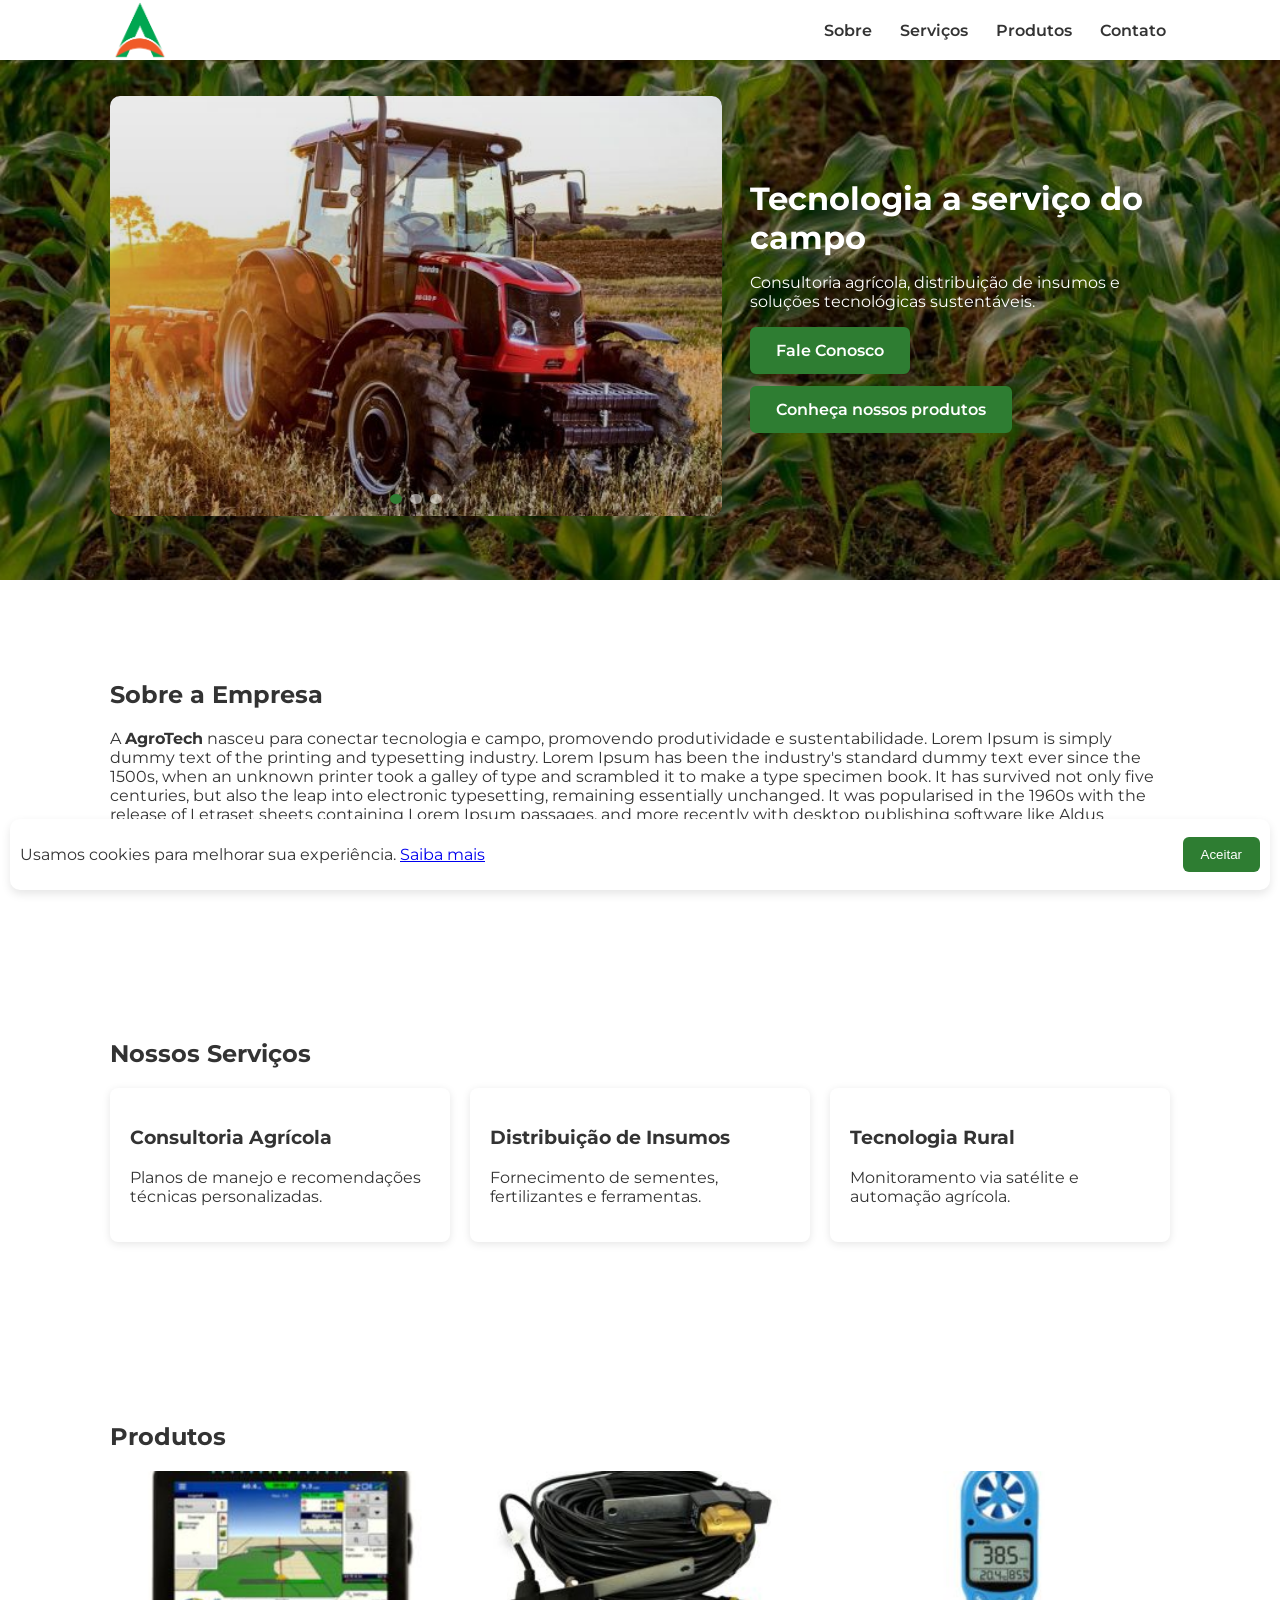
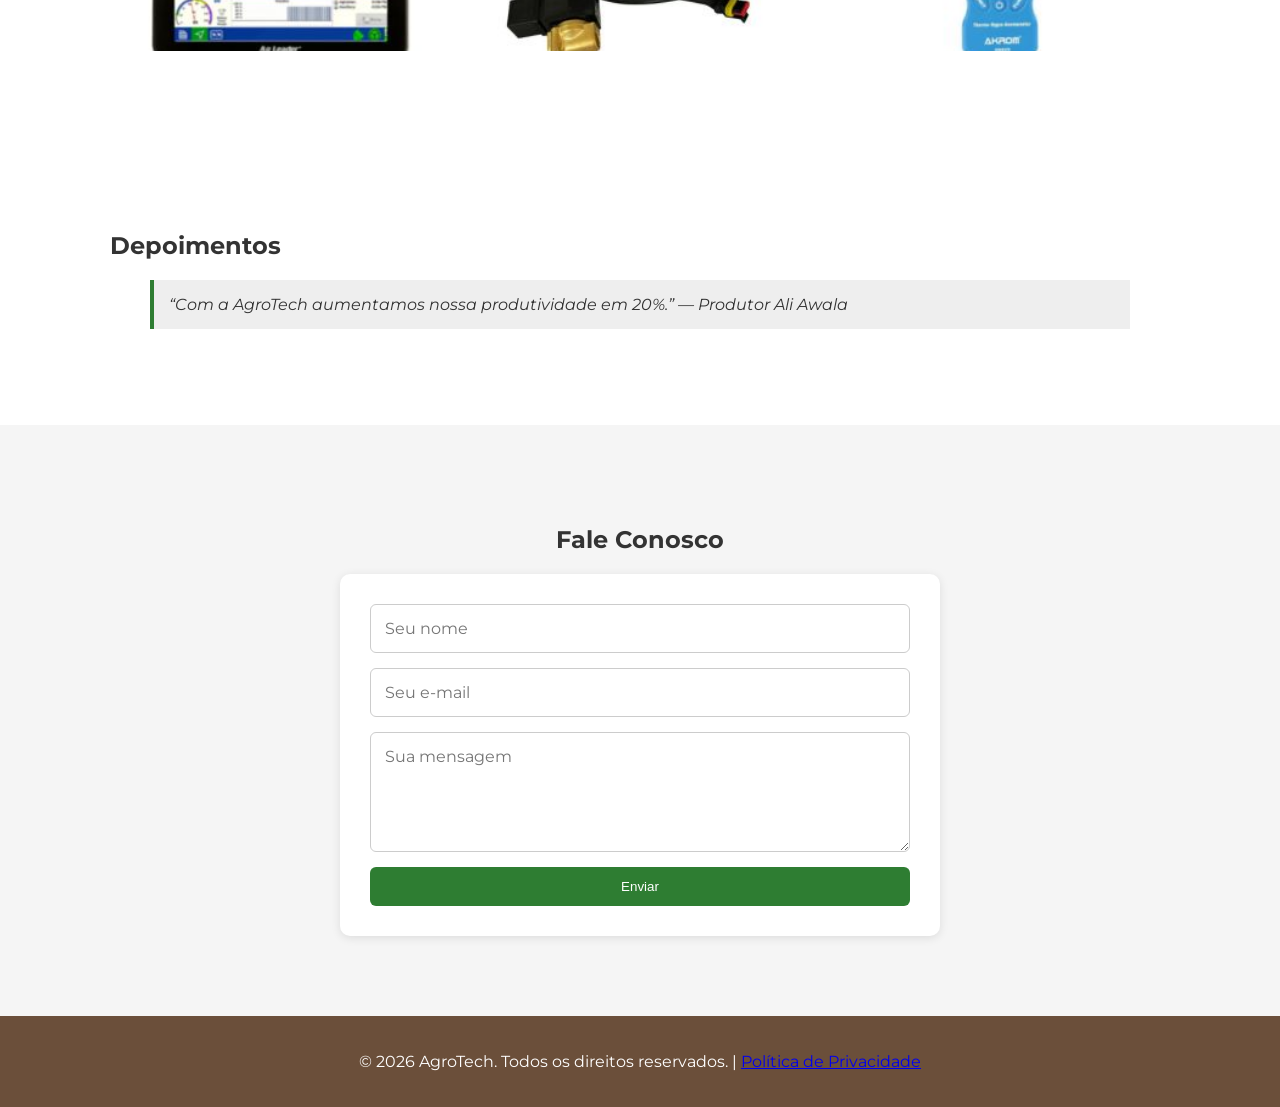
<file: index.html>
<!doctype html>
<html lang="pt-BR">
<head>
  <meta charset="utf-8">
  <meta name="viewport" content="width=device-width,initial-scale=1.0">
  <title>AgroTech — Tecnologia & Agronegócio</title>
  <meta name="description" content="Soluções e tecnologia para o agronegócio sustentável.">
  <meta name="keywords" content="agronegócio, tecnologia agrícola, consultoria rural, insumos">
  <meta name="author" content="AgroTech">

  <link rel="icon" href="img/logo.png">
  <link href="https://fonts.googleapis.com/css2?family=Montserrat:wght@400;600;700&display=swap" rel="stylesheet">

  <link rel="stylesheet" href="style.css">
</head>
<body>
  <header>
    <nav class="container">
      <div class="logo">
        <img src="img/logo.png" alt="AgroTech">
      </div>
      <ul class="menu">
        <li><a href="#sobre">Sobre</a></li>
        <li><a href="#servicos">Serviços</a></li>
        <li><a href="#produtos">Produtos</a></li>
        <li><a href="#contato">Contato</a></li>
      </ul>
      <button class="hamburger" aria-label="Abrir menu">☰</button>
    </nav>
  </header>

  <section id="hero" role="region" aria-label="Destaque principal">
    <div class="container hero-content">
      <div class="carousel" aria-roledescription="slides" aria-label="Carrossel de imagens" tabindex="0">
        <img src="img/carousel-1.jpg" alt="Plantação ao amanhecer" class="active" loading="lazy">
        <img src="img/carousel-2.jpg" alt="Operador com maquinário" loading="lazy">
        <img src="img/carousel-3.jpg" alt="Equipe no campo" loading="lazy">
        <div class="carousel-overlay" aria-hidden="true"></div>
      </div>

      <div class="hero-text">
        <h1>Tecnologia a serviço do campo</h1>
        <p>Consultoria agrícola, distribuição de insumos e soluções tecnológicas sustentáveis.</p>

        <!-- NOVO BLOCO DE BOTÕES -->
        <div class="hero-ctas">
          <a href="#contato" class="btn">Fale Conosco</a>
          <a href="#produtos" class="btn">Conheça nossos produtos</a>
        </div>

      </div>
    </div>
  </section>

  <section id="sobre">
    <div class="container">
      <h2>Sobre a Empresa</h2>
      <p>A <strong>AgroTech</strong> nasceu para conectar tecnologia e campo, promovendo produtividade e sustentabilidade.
        Lorem Ipsum is simply dummy text of the printing and typesetting industry.
        Lorem Ipsum has been the industry's standard dummy text ever since the 1500s,
        when an unknown printer took a galley of type and scrambled it to make a type specimen book.
        It has survived not only five centuries, but also the leap into electronic typesetting, remaining essentially unchanged.
        It was popularised in the 1960s with the release of Letraset sheets containing Lorem Ipsum passages,
        and more recently with desktop publishing software like Aldus PageMaker including versions of Lorem Ipsum.</p>
    </div>
  </section>

  <section id="servicos">
    <div class="container">
      <h2>Nossos Serviços</h2>
      <div class="grid">
        <div class="card">
          <h3>Consultoria Agrícola</h3>
          <p>Planos de manejo e recomendações técnicas personalizadas.</p>
        </div>
        <div class="card">
          <h3>Distribuição de Insumos</h3>
          <p>Fornecimento de sementes, fertilizantes e ferramentas.</p>
        </div>
        <div class="card">
          <h3>Tecnologia Rural</h3>
          <p>Monitoramento via satélite e automação agrícola.</p>
        </div>
      </div>
    </div>
  </section>

  <section id="produtos">
    <div class="container">
      <h2>Produtos</h2>
      <div class="gallery">
        <img src="img/produto-1.jpg" alt="Produto 1">
        <img src="img/produto-2.jpg" alt="Produto 2">
        <img src="img/produto-3.jpg" alt="Produto 3">
      </div>
    </div>
  </section>

  <section id="depoimentos">
    <div class="container">
      <h2>Depoimentos</h2>
      <blockquote>“Com a AgroTech aumentamos nossa produtividade em 20%.” — Produtor Ali Awala</blockquote>
    </div>
  </section>

  <section id="contato">
    <div class="container">
      <h2>Fale Conosco</h2>
      <form id="form-contato" action="https://formspree.io/f/xeovjvyy" method="POST">
        <input type="hidden" name="_subject" value="Novo contato - AgroTech">
        <input type="text" name="nome" placeholder="Seu nome" required>
        <input type="email" name="email" placeholder="Seu e-mail" required>
        <textarea name="mensagem" placeholder="Sua mensagem" required></textarea>
        <input type="text" name="_gotcha" style="display:none">
        <button type="submit">Enviar</button>
      </form>
    </div>
  </section>

  <footer>
    <p>© <span id="ano"></span> AgroTech. Todos os direitos reservados. | 
      <a href="docs/politica.html">Política de Privacidade</a></p>
  </footer>

  <div id="cookie-banner" class="cookie-banner" role="dialog" aria-live="polite">
    <p>Usamos cookies para melhorar sua experiência. <a href="docs/politica.html">Saiba mais</a></p>
    <button id="aceitar-cookies">Aceitar</button>
  </div>

  <div id="toast" aria-live="polite" aria-atomic="true"></div>

  <script src="script.js"></script>
</body>
</html>
</file>
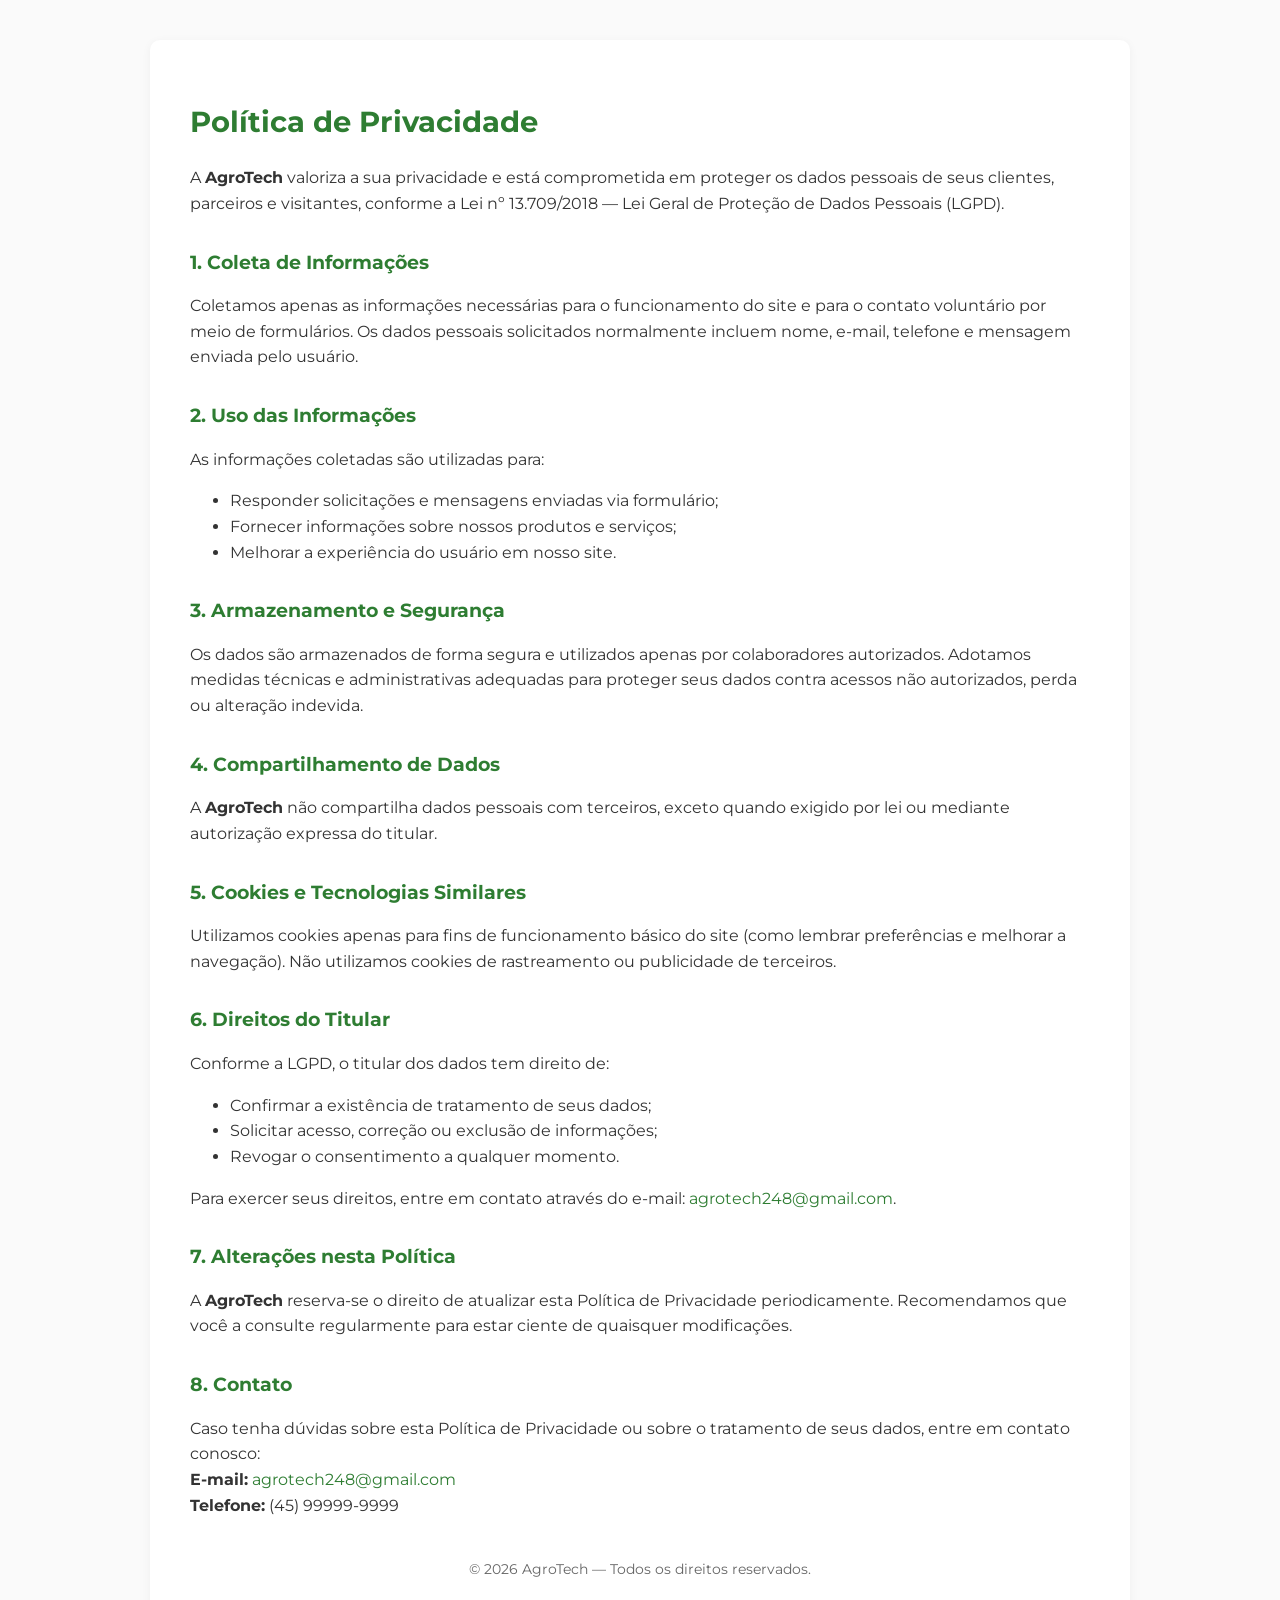
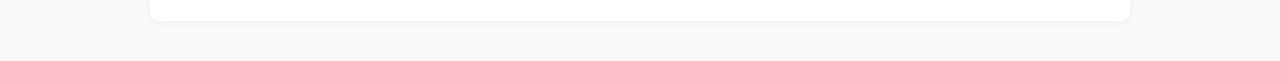
<file: docs/politica.html>
<!DOCTYPE html>
<html lang="pt-BR">
<head>
  <meta charset="UTF-8">
  <meta name="viewport" content="width=device-width, initial-scale=1.0">
  <title>Política de Privacidade | AgroTech</title>
  <meta name="description" content="Política de Privacidade - AgroTech">
  <link href="https://fonts.googleapis.com/css2?family=Montserrat:wght@400;600&display=swap" rel="stylesheet">
  <style>
    body {
      font-family: 'Montserrat', sans-serif;
      margin: 0;
      padding: 40px 20px;
      line-height: 1.6;
      color: #333;
      background: #fafafa;
    }

    main {
      max-width: 900px;
      margin: 0 auto;
      background: #fff;
      padding: 40px;
      border-radius: 10px;
      box-shadow: 0 2px 10px rgba(0,0,0,0.05);
    }

    h1, h2 {
      color: #2e7d32;
    }

    h1 {
      font-size: 1.8rem;
      margin-bottom: 20px;
    }

    h2 {
      font-size: 1.2rem;
      margin-top: 30px;
    }

    a {
      color: #2e7d32;
      text-decoration: none;
    }

    a:hover {
      text-decoration: underline;
    }

    footer {
      text-align: center;
      margin-top: 40px;
      font-size: 0.9rem;
      color: #666;
    }
  </style>
</head>
<body>
  <main>
    <h1>Política de Privacidade</h1>
    <p>
      A <strong>AgroTech</strong> valoriza a sua privacidade e está comprometida em proteger os dados pessoais de seus clientes, parceiros e visitantes, conforme a Lei nº 13.709/2018 — Lei Geral de Proteção de Dados Pessoais (LGPD).
    </p>

    <h2>1. Coleta de Informações</h2>
    <p>
      Coletamos apenas as informações necessárias para o funcionamento do site e para o contato voluntário por meio de formulários. 
      Os dados pessoais solicitados normalmente incluem nome, e-mail, telefone e mensagem enviada pelo usuário.
    </p>

    <h2>2. Uso das Informações</h2>
    <p>
      As informações coletadas são utilizadas para:
      <ul>
        <li>Responder solicitações e mensagens enviadas via formulário;</li>
        <li>Fornecer informações sobre nossos produtos e serviços;</li>
        <li>Melhorar a experiência do usuário em nosso site.</li>
      </ul>
    </p>

    <h2>3. Armazenamento e Segurança</h2>
    <p>
      Os dados são armazenados de forma segura e utilizados apenas por colaboradores autorizados.
      Adotamos medidas técnicas e administrativas adequadas para proteger seus dados contra acessos não autorizados, perda ou alteração indevida.
    </p>

    <h2>4. Compartilhamento de Dados</h2>
    <p>
      A <strong>AgroTech</strong> não compartilha dados pessoais com terceiros, exceto quando exigido por lei ou mediante autorização expressa do titular.
    </p>

    <h2>5. Cookies e Tecnologias Similares</h2>
    <p>
      Utilizamos cookies apenas para fins de funcionamento básico do site (como lembrar preferências e melhorar a navegação). 
      Não utilizamos cookies de rastreamento ou publicidade de terceiros.
    </p>

    <h2>6. Direitos do Titular</h2>
    <p>
      Conforme a LGPD, o titular dos dados tem direito de:
      <ul>
        <li>Confirmar a existência de tratamento de seus dados;</li>
        <li>Solicitar acesso, correção ou exclusão de informações;</li>
        <li>Revogar o consentimento a qualquer momento.</li>
      </ul>
      Para exercer seus direitos, entre em contato através do e-mail: 
      <a href="mailto:agrotech248@gmail.com">agrotech248@gmail.com</a>.
    </p>

    <h2>7. Alterações nesta Política</h2>
    <p>
      A <strong>AgroTech</strong> reserva-se o direito de atualizar esta Política de Privacidade periodicamente. 
      Recomendamos que você a consulte regularmente para estar ciente de quaisquer modificações.
    </p>

    <h2>8. Contato</h2>
    <p>
      Caso tenha dúvidas sobre esta Política de Privacidade ou sobre o tratamento de seus dados, entre em contato conosco:
      <br><strong>E-mail:</strong> <a href="mailto:agrotech248@gmail.com">agrotech248@gmail.com</a><br>
      <strong>Telefone:</strong> (45) 99999-9999
    </p>

    <footer>
      © <script>document.write(new Date().getFullYear());</script> AgroTech — Todos os direitos reservados.
    </footer>
  </main>
</body>
</html>
</file>
<file: style.css>
:root {
  --verde: #2e7d32;
  --marrom: #6b4f3a;
  --amarelo: #f6c84c;
  --branco: #fff;
  --cinza: #f5f5f5;
}

* { box-sizing: border-box; }

body {
  font-family: 'Montserrat', sans-serif;
  margin: 0;
  color: #333;
  scroll-behavior: smooth;
  -webkit-font-smoothing: antialiased;
}

/* ===== HEADER / NAV ===== */
header {
  position: fixed;
  width: 100%;
  background: var(--branco);
  box-shadow: 0 2px 5px rgba(0,0,0,0.1);
  z-index: 100;
}

.container {
  max-width: 1100px;
  margin: 0 auto;
  padding: 0 20px;
}

nav {
  display: flex;
  align-items: center;
  justify-content: space-between;
  padding: 10px 0;
}

/* ===== LOGO ===== */
.logo img {
  height: 60px;
  width: auto;
  display: block;
}

@media (max-width: 480px) {
  .logo img {
    height: 48px;
  }
}

.menu {
  list-style: none;
  display: flex;
  gap: 20px;
  margin: 0;
  padding: 0;
}

.menu a {
  text-decoration: none;
  color: #333;
  font-weight: 600;
  display: inline-block;
  padding: 6px 4px;
  border-radius: 6px;
}

.menu a:hover {
  color: var(--verde);
}

.hamburger {
  display: none;
  background: none;
  border: none;
  font-size: 22px;
  cursor: pointer;
}

/* ===== HERO ===== */
#hero {
  background: url('img/plantacao.jpg') center/cover no-repeat;
  color: var(--branco);
  text-align: center;
  padding: 96px 20px 64px;
}

.hero-content {
  display: grid;
  grid-template-columns: 1fr;
  gap: 28px;
  align-items: center;
}

.hero-text h1 {
  font-size: 2rem;
  margin: 0 0 12px;
}

/* ===== HERO - BOTÕES ===== */
.hero-ctas {
  display: flex;
  gap: 12px;
  justify-content: center;
  margin-top: 16px;
  flex-wrap: wrap;
}

@media (min-width: 880px) {
  .hero-ctas {
    justify-content: flex-start;
  }
}

/* ===== CARROSSEL ===== */
.carousel {
  position: relative;
  width: 100%;
  height: 420px;
  max-height: 60vh;
  border-radius: 10px;
  overflow: hidden;
  background: #000;
}

.carousel .track {
  display: flex;
  height: 100%;
  width: 100%;
  transition: transform 700ms cubic-bezier(.22,.9,.35,1);
  will-change: transform;
}

.carousel .track img {
  flex: 0 0 100%;
  width: 100%;
  height: 100%;
  object-fit: cover;
  display: block;
}

.carousel .carousel-overlay {
  position: absolute;
  inset: 0;
  background: linear-gradient(180deg, rgba(0,0,0,0.08), rgba(0,0,0,0.22));
  pointer-events: none;
  z-index: 2;
}

.carousel .dots {
  position: absolute;
  left: 50%;
  transform: translateX(-50%);
  bottom: 12px;
  display: flex;
  gap: 8px;
  z-index: 3;
}

.carousel .dots button {
  width: 10px;
  height: 10px;
  border-radius: 50%;
  background: rgba(255,255,255,0.5);
  border: none;
  cursor: pointer;
}

.carousel .dots button.active {
  background: var(--verde);
}

/* ===== BOTÕES ===== */
.btn {
  display: inline-block;
  background: var(--verde);
  color: var(--branco);
  padding: 12px 24px;
  border-radius: 6px;
  text-decoration: none;
  font-weight: 600;
  border: 2px solid var(--verde);
  margin-right: 8px;
  transition: all 0.25s ease;
}

.btn:hover {
  background: #256628;
  transform: translateY(-2px);
}

/* ===== SEÇÕES ===== */
section {
  padding: 80px 20px;
}

.grid {
  display: grid;
  grid-template-columns: repeat(auto-fit, minmax(250px, 1fr));
  gap: 20px;
}

.card {
  background: var(--branco);
  border-radius: 8px;
  box-shadow: 0 2px 8px rgba(0,0,0,0.1);
  padding: 20px;
}

.gallery {
  display: grid;
  grid-template-columns: repeat(auto-fit, minmax(150px, 1fr));
  gap: 15px;
}

.gallery img {
  width: 100%;
  height: 180px;
  object-fit: cover;
  border-radius: 8px;
}

blockquote {
  background: #eee;
  padding: 15px;
  border-left: 4px solid var(--verde);
  font-style: italic;
}

/* ===== FOOTER ===== */
footer {
  background: var(--marrom);
  color: var(--branco);
  text-align: center;
  padding: 20px;
}

/* ===== COOKIE BANNER ===== */
.cookie-banner {
  position: fixed;
  bottom: 10px;
  left: 10px;
  right: 10px;
  background: var(--branco);
  padding: 10px;
  border-radius: 10px;
  box-shadow: 0 4px 10px rgba(0,0,0,0.1);
  display: flex;
  justify-content: space-between;
  align-items: center;
  gap: 12px;
}

.cookie-banner button {
  background: var(--verde);
  color: var(--branco);
  border: none;
  padding: 10px 18px;
  border-radius: 6px;
  cursor: pointer;
}

.cookie-banner button:hover {
  background: #256628;
}

/* ===== FORMULÁRIO DE CONTATO ===== */
#contato {
  background: var(--cinza);
}

#contato h2 {
  text-align: center;
  width: 100%;
  display: block;
  margin-bottom: 20px;
}

#contato .container {
  max-width: 700px;
  margin: 0 auto;
  text-align: center;
}

#form-contato {
  max-width: 600px;
  margin: 0 auto;
  background: var(--branco);
  padding: 30px;
  border-radius: 10px;
  box-shadow: 0 2px 10px rgba(0, 0, 0, 0.1);
  display: flex;
  flex-direction: column;
  gap: 15px;
}

/* CAMPOS DO FORMULÁRIO */
#form-contato input,
#form-contato textarea {
  font: 1rem/1.45 'Montserrat', sans-serif !important;
  padding: 12px 14px;
  border: 1px solid #ccc;
  border-radius: 6px;
  outline: none;
  transition: border 0.3s ease, box-shadow 0.3s ease;
  width: 100%;
  display: block;
  appearance: none;
}

#form-contato textarea {
  min-height: 120px;
  resize: vertical;
}

#form-contato input:focus,
#form-contato textarea:focus {
  border-color: var(--verde);
  box-shadow: 0 0 5px rgba(46, 125, 50, 0.12);
}

#form-contato button {
  background: var(--verde);
  color: var(--branco);
  border: none;
  padding: 12px;
  border-radius: 6px;
  cursor: pointer;
  width: 100%;
  display: block;
}

#form-contato button:hover {
  background: #256628;
}

/* ===== TOAST ===== */
#toast {
  position: fixed;
  bottom: 30px;
  right: 30px;
  background: var(--verde);
  color: var(--branco);
  padding: 14px 20px;
  border-radius: 8px;
  opacity: 0;
  transform: translateY(20px);
  transition: all 0.4s ease;
  pointer-events: none;
  z-index: 2000;
}

#toast.show {
  opacity: 1;
  transform: translateY(0);
}

#toast.error {
  background: #c62828;
}

/* ===== RESPONSIVO ===== */
@media (min-width: 880px) {
  .hero-content {
    grid-template-columns: 1fr 420px;
  }
  .hero-text { text-align: left; }
}

@media (max-width: 480px) {
  .container { padding: 0 12px; }
  section { padding: 40px 12px; }
  .hamburger { display: block; }
  .menu { display: none; }
  .menu.active {
    display: flex;
    flex-direction: column;
    gap: 10px;
    background: var(--branco);
    padding: 12px;
    position: absolute;
    top: 64px;
    right: 12px;
    border-radius: 8px;
    box-shadow: 0 6px 18px rgba(0,0,0,0.08);
  }
}
</file>
